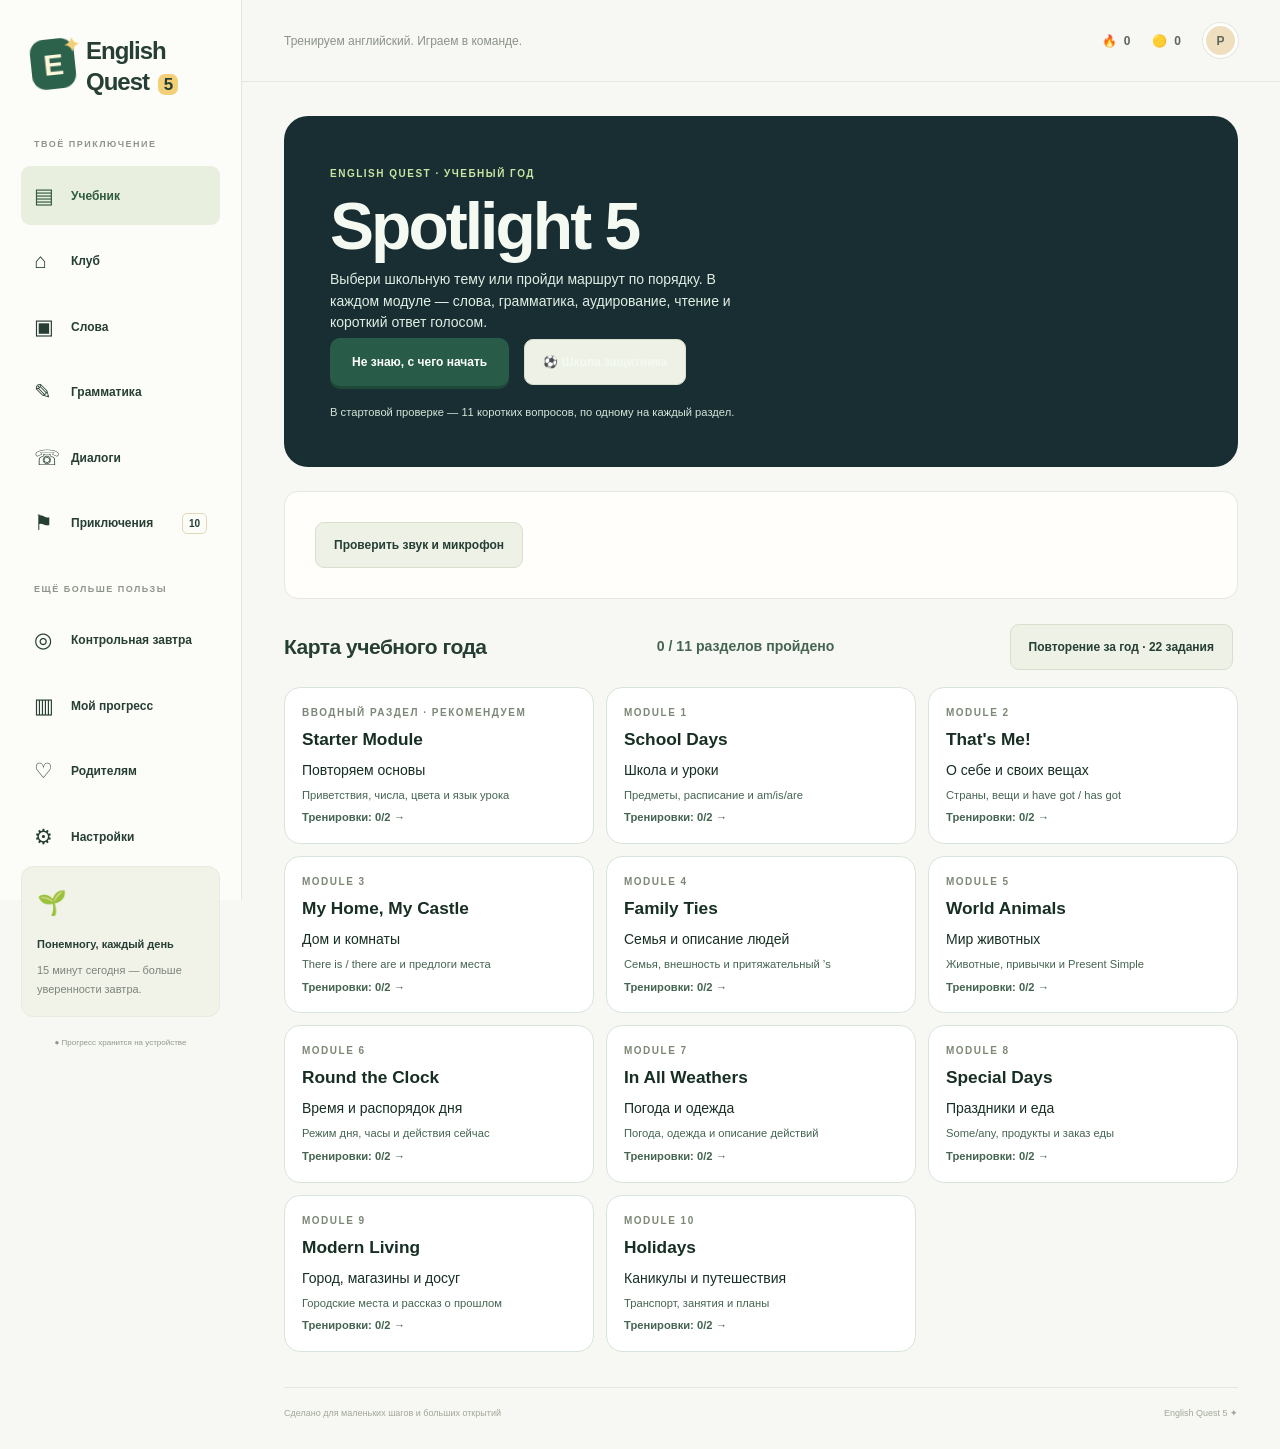
<file: index.html>
<!DOCTYPE html><!--__eXOk_Hrj7ha3q2iLOpT--><html lang="ru"><head><meta charSet="utf-8"/><meta name="viewport" content="width=device-width, initial-scale=1"/><link rel="stylesheet" href="/_next/static/css/550106369e509a4a.css" data-precedence="next"/><link rel="preload" as="script" fetchPriority="low" href="/_next/static/chunks/webpack-42e93347bc58ee0d.js"/><script src="/_next/static/chunks/4bd1b696-c023c6e3521b1417.js" async=""></script><script src="/_next/static/chunks/255-2005b055456c798b.js" async=""></script><script src="/_next/static/chunks/main-app-c71484d90beaeb9a.js" async=""></script><script src="/_next/static/chunks/app/page-929103aef51bf34a.js" async=""></script><meta name="theme-color" content="#255c4a"/><title>English Quest — Spotlight 5 и школа защитника</title><meta name="description" content="Тренировки по всем модулям Spotlight 5 и отдельная футбольная школа защитника."/><link rel="manifest" href="/manifest.webmanifest"/><meta name="mobile-web-app-capable" content="yes"/><meta name="apple-mobile-web-app-title" content="English Quest 5"/><meta name="apple-mobile-web-app-status-bar-style" content="default"/><link rel="icon" href="/icon.svg"/><link rel="apple-touch-icon" href="/icon-192.png"/><script src="/_next/static/chunks/polyfills-42372ed130431b0a.js" noModule=""></script></head><body><div hidden=""><!--$--><!--/$--></div><div class="app-shell"><aside class="sidebar"><a class="brand" href="/"><span class="brand-icon">E<span>✦</span></span><span>English<span class="brand-bottom">Quest <b>5</b></span></span></a><div class="sidebar-label">ТВОЁ ПРИКЛЮЧЕНИЕ</div><nav><button class="active"><span>▤</span>Учебник</button><button class=""><span>⌂</span>Клуб</button><button class=""><span>▣</span>Слова</button><button class=""><span>✎</span>Грамматика</button><button class=""><span>☏</span>Диалоги</button><button class=""><span>⚑</span>Приключения<i>10</i></button></nav><div class="sidebar-label extra-label">ЕЩЁ БОЛЬШЕ ПОЛЬЗЫ</div><nav><button class=""><span>◎</span>Контрольная завтра</button><button class=""><span>▥</span>Мой прогресс</button><button class=""><span>♡</span>Родителям</button><button class=""><span>⚙</span>Настройки</button></nav><div class="sidebar-tip"><span>🌱</span><b>Понемногу, каждый день</b><p>15 минут сегодня — больше уверенности завтра.</p></div><div class="local-label">● Прогресс хранится на устройстве</div></aside><main><header class="topbar"><span>Тренируем английский. Играем в команде.</span><div class="counters"><span title="Дней подряд">🔥 <b>0</b></span><span title="Монеты">🟡 <b>0</b></span><span class="avatar" aria-label="Рома">Р</span></div></header><div class="content"><div class="panel">Загружаем твой рюкзак…</div><footer>Сделано для маленьких шагов и больших открытий<!-- --> <span>English Quest 5 ✦</span></footer></div></main><nav class="mobile-nav"><button class="active" aria-current="page"><span>▤</span>Учебник</button><button class=""><span>⌂</span>Клуб</button><button class=""><span>▣</span>Слова</button><button class=""><span>✎</span>Грамматика</button><button class=""><span>⚙</span>Ещё</button></nav></div><!--$--><!--/$--><script src="/_next/static/chunks/webpack-42e93347bc58ee0d.js" id="_R_" async=""></script><script>(self.__next_f=self.__next_f||[]).push([0])</script><script>self.__next_f.push([1,"1:\"$Sreact.fragment\"\n2:I[9766,[],\"\"]\n3:I[8924,[],\"\"]\n4:I[1959,[],\"ClientPageRoot\"]\n5:I[3751,[\"974\",\"static/chunks/app/page-929103aef51bf34a.js\"],\"default\"]\n8:I[4431,[],\"OutletBoundary\"]\na:I[5278,[],\"AsyncMetadataOutlet\"]\nc:I[4431,[],\"ViewportBoundary\"]\ne:I[4431,[],\"MetadataBoundary\"]\nf:\"$Sreact.suspense\"\n11:I[7150,[],\"\"]\n:HL[\"/_next/static/css/550106369e509a4a.css\",\"style\"]\n"])</script><script>self.__next_f.push([1,"0:{\"P\":null,\"b\":\"__eXOk-Hrj7ha3q2iLOpT\",\"p\":\"\",\"c\":[\"\",\"\"],\"i\":false,\"f\":[[[\"\",{\"children\":[\"__PAGE__\",{}]},\"$undefined\",\"$undefined\",true],[\"\",[\"$\",\"$1\",\"c\",{\"children\":[[[\"$\",\"link\",\"0\",{\"rel\":\"stylesheet\",\"href\":\"/_next/static/css/550106369e509a4a.css\",\"precedence\":\"next\",\"crossOrigin\":\"$undefined\",\"nonce\":\"$undefined\"}]],[\"$\",\"html\",null,{\"lang\":\"ru\",\"children\":[\"$\",\"body\",null,{\"children\":[\"$\",\"$L2\",null,{\"parallelRouterKey\":\"children\",\"error\":\"$undefined\",\"errorStyles\":\"$undefined\",\"errorScripts\":\"$undefined\",\"template\":[\"$\",\"$L3\",null,{}],\"templateStyles\":\"$undefined\",\"templateScripts\":\"$undefined\",\"notFound\":[[[\"$\",\"title\",null,{\"children\":\"404: This page could not be found.\"}],[\"$\",\"div\",null,{\"style\":{\"fontFamily\":\"system-ui,\\\"Segoe UI\\\",Roboto,Helvetica,Arial,sans-serif,\\\"Apple Color Emoji\\\",\\\"Segoe UI Emoji\\\"\",\"height\":\"100vh\",\"textAlign\":\"center\",\"display\":\"flex\",\"flexDirection\":\"column\",\"alignItems\":\"center\",\"justifyContent\":\"center\"},\"children\":[\"$\",\"div\",null,{\"children\":[[\"$\",\"style\",null,{\"dangerouslySetInnerHTML\":{\"__html\":\"body{color:#000;background:#fff;margin:0}.next-error-h1{border-right:1px solid rgba(0,0,0,.3)}@media (prefers-color-scheme:dark){body{color:#fff;background:#000}.next-error-h1{border-right:1px solid rgba(255,255,255,.3)}}\"}}],[\"$\",\"h1\",null,{\"className\":\"next-error-h1\",\"style\":{\"display\":\"inline-block\",\"margin\":\"0 20px 0 0\",\"padding\":\"0 23px 0 0\",\"fontSize\":24,\"fontWeight\":500,\"verticalAlign\":\"top\",\"lineHeight\":\"49px\"},\"children\":404}],[\"$\",\"div\",null,{\"style\":{\"display\":\"inline-block\"},\"children\":[\"$\",\"h2\",null,{\"style\":{\"fontSize\":14,\"fontWeight\":400,\"lineHeight\":\"49px\",\"margin\":0},\"children\":\"This page could not be found.\"}]}]]}]}]],[]],\"forbidden\":\"$undefined\",\"unauthorized\":\"$undefined\"}]}]}]]}],{\"children\":[\"__PAGE__\",[\"$\",\"$1\",\"c\",{\"children\":[[\"$\",\"$L4\",null,{\"Component\":\"$5\",\"searchParams\":{},\"params\":{},\"promises\":[\"$@6\",\"$@7\"]}],null,[\"$\",\"$L8\",null,{\"children\":[\"$L9\",[\"$\",\"$La\",null,{\"promise\":\"$@b\"}]]}]]}],{},null,false]},null,false],[\"$\",\"$1\",\"h\",{\"children\":[null,[[\"$\",\"$Lc\",null,{\"children\":\"$Ld\"}],null],[\"$\",\"$Le\",null,{\"children\":[\"$\",\"div\",null,{\"hidden\":true,\"children\":[\"$\",\"$f\",null,{\"fallback\":null,\"children\":\"$L10\"}]}]}]]}],false]],\"m\":\"$undefined\",\"G\":[\"$11\",[]],\"s\":false,\"S\":true}\n"])</script><script>self.__next_f.push([1,"6:{}\n7:\"$0:f:0:1:2:children:1:props:children:0:props:params\"\n"])</script><script>self.__next_f.push([1,"d:[[\"$\",\"meta\",\"0\",{\"charSet\":\"utf-8\"}],[\"$\",\"meta\",\"1\",{\"name\":\"viewport\",\"content\":\"width=device-width, initial-scale=1\"}],[\"$\",\"meta\",\"2\",{\"name\":\"theme-color\",\"content\":\"#255c4a\"}]]\n9:null\n"])</script><script>self.__next_f.push([1,"12:I[622,[],\"IconMark\"]\n"])</script><script>self.__next_f.push([1,"b:{\"metadata\":[[\"$\",\"title\",\"0\",{\"children\":\"English Quest — Spotlight 5 и школа защитника\"}],[\"$\",\"meta\",\"1\",{\"name\":\"description\",\"content\":\"Тренировки по всем модулям Spotlight 5 и отдельная футбольная школа защитника.\"}],[\"$\",\"link\",\"2\",{\"rel\":\"manifest\",\"href\":\"/manifest.webmanifest\",\"crossOrigin\":\"$undefined\"}],[\"$\",\"meta\",\"3\",{\"name\":\"mobile-web-app-capable\",\"content\":\"yes\"}],[\"$\",\"meta\",\"4\",{\"name\":\"apple-mobile-web-app-title\",\"content\":\"English Quest 5\"}],[\"$\",\"meta\",\"5\",{\"name\":\"apple-mobile-web-app-status-bar-style\",\"content\":\"default\"}],[\"$\",\"link\",\"6\",{\"rel\":\"icon\",\"href\":\"/icon.svg\"}],[\"$\",\"link\",\"7\",{\"rel\":\"apple-touch-icon\",\"href\":\"/icon-192.png\"}],[\"$\",\"$L12\",\"8\",{}]],\"error\":null,\"digest\":\"$undefined\"}\n"])</script><script>self.__next_f.push([1,"10:\"$b:metadata\"\n"])</script></body></html>
</file>
<file: _next/static/css/550106369e509a4a.css>
/*! tailwindcss v4.3.3 | MIT License | https://tailwindcss.com */@layer properties{@supports (((-webkit-hyphens:none)) and (not (margin-trim:inline))) or ((-moz-orient:inline) and (not (color:rgb(from red r g b)))){*,::backdrop,:after,:before{--tw-rotate-x:initial;--tw-rotate-y:initial;--tw-rotate-z:initial;--tw-skew-x:initial;--tw-skew-y:initial}}}@layer theme{:host,:root{--font-sans:-apple-system,BlinkMacSystemFont,"Segoe UI",Roboto,"Helvetica Neue","Noto Sans",Arial,sans-serif,"Apple Color Emoji","Segoe UI Emoji","Segoe UI Symbol","Noto Color Emoji";--font-mono:ui-monospace,SFMono-Regular,Menlo,Monaco,Consolas,"Liberation Mono","Courier New",monospace;--default-font-family:var(--font-sans);--default-mono-font-family:var(--font-mono)}}@layer base{*,::backdrop,:after,:before{box-sizing:border-box;border:0 solid;margin:0;padding:0}::file-selector-button{box-sizing:border-box;border:0 solid;margin:0;padding:0}:host,html{-webkit-text-size-adjust:100%;tab-size:4;line-height:1.5;font-family:var(--default-font-family,-apple-system,BlinkMacSystemFont,"Segoe UI",Roboto,"Helvetica Neue","Noto Sans",Arial,sans-serif,"Apple Color Emoji","Segoe UI Emoji","Segoe UI Symbol","Noto Color Emoji");font-feature-settings:var(--default-font-feature-settings,normal);font-variation-settings:var(--default-font-variation-settings,normal);-webkit-tap-highlight-color:transparent}hr{height:0;color:inherit;border-top-width:1px}abbr:where([title]){-webkit-text-decoration:underline dotted;text-decoration:underline dotted}h1,h2,h3,h4,h5,h6{font-size:inherit;font-weight:inherit}a{color:inherit;-webkit-text-decoration:inherit;text-decoration:inherit}b,strong{font-weight:bolder}code,kbd,pre,samp{font-family:var(--default-mono-font-family,ui-monospace,SFMono-Regular,Menlo,Monaco,Consolas,"Liberation Mono","Courier New",monospace);font-feature-settings:var(--default-mono-font-feature-settings,normal);font-variation-settings:var(--default-mono-font-variation-settings,normal);font-size:1em}small{font-size:80%}sub,sup{vertical-align:baseline;font-size:75%;line-height:0;position:relative}sub{bottom:-.25em}sup{top:-.5em}table{text-indent:0;border-color:inherit;border-collapse:collapse}:-moz-focusring:where(:not(iframe)){outline:auto}progress{vertical-align:baseline}summary{display:list-item}menu,ol,ul{list-style:none}audio,canvas,embed,iframe,img,object,svg,video{vertical-align:middle;display:block}img,video{max-width:100%;height:auto}button,input,optgroup,select,textarea{font:inherit;font-feature-settings:inherit;font-variation-settings:inherit;letter-spacing:inherit;color:inherit;opacity:1;background-color:#0000;border-radius:0}::file-selector-button{font:inherit;font-feature-settings:inherit;font-variation-settings:inherit;letter-spacing:inherit;color:inherit;opacity:1;background-color:#0000;border-radius:0}:where(select:is([multiple],[size])) optgroup{font-weight:bolder}:where(select:is([multiple],[size])) optgroup option{padding-inline-start:20px}::file-selector-button{margin-inline-end:4px}::placeholder{opacity:1}@supports (not ((-webkit-appearance:-apple-pay-button))) or (contain-intrinsic-size:1px){::placeholder{color:currentColor}@supports (color:color-mix(in lab,red,red)){::placeholder{color:color-mix(in oklab,currentcolor 50%,transparent)}}}textarea{resize:vertical}::-webkit-search-decoration{-webkit-appearance:none}::-webkit-date-and-time-value{min-height:1lh;text-align:inherit}::-webkit-datetime-edit{display:inline-flex}::-webkit-datetime-edit-fields-wrapper{padding:0}::-webkit-datetime-edit,::-webkit-datetime-edit-year-field{padding-block:0}::-webkit-datetime-edit-day-field,::-webkit-datetime-edit-month-field{padding-block:0}::-webkit-datetime-edit-hour-field,::-webkit-datetime-edit-minute-field{padding-block:0}::-webkit-datetime-edit-millisecond-field,::-webkit-datetime-edit-second-field{padding-block:0}::-webkit-datetime-edit-meridiem-field{padding-block:0}::-webkit-calendar-picker-indicator{line-height:1}:-moz-ui-invalid{box-shadow:none}button,input:where([type=button],[type=reset],[type=submit]){appearance:button}::file-selector-button{appearance:button}::-webkit-inner-spin-button,::-webkit-outer-spin-button{height:auto}[hidden]:where(:not([hidden=until-found])){display:none!important}}@layer components;@layer utilities{.visible{visibility:visible}.static{position:static}.block{display:block}.hidden{display:none}.transform{transform:var(--tw-rotate-x,) var(--tw-rotate-y,) var(--tw-rotate-z,) var(--tw-skew-x,) var(--tw-skew-y,)}}:root{--ink:#263e34;--muted:#7b847b;--green:#285c48;--paper:#f7f8f3;--line:#e5e8df}*{box-sizing:border-box}body{background:var(--paper);color:var(--ink);margin:0;font-family:Arial,Segoe UI,sans-serif;font-size:14px}a,button,input,select{-webkit-tap-highlight-color:transparent}button{cursor:pointer;font:inherit;color:inherit;transition:background .16s,transform .16s}button:active{transform:translateY(1px)}a:focus-visible,button:focus-visible,input:focus-visible,select:focus-visible{outline-offset:4px;outline:3px solid #e2ad46}button:disabled{opacity:.5;cursor:default}h1,h2,h3,p{margin-top:0}h1{letter-spacing:-1px;margin:10px 0 12px;font-size:30px;font-weight:750;line-height:1.2}h2{letter-spacing:-.5px;font-size:21px}h2,h3{font-weight:700}h3{font-size:16px}p{line-height:1.65}button{border:0}a{color:inherit;text-decoration:none}.app-shell{min-height:100vh;display:flex}.sidebar{border-right:1px solid var(--line);background:#fcfcf9;flex-direction:column;flex:none;width:242px;padding:33px 21px;display:flex;position:fixed;inset:0 auto 0 0}.brand{letter-spacing:-1px;align-items:center;gap:11px;margin:0 10px 43px;font-size:24px;font-weight:800;display:flex}.brand-bottom{line-height:1.1;display:block}.brand-bottom b{background:#f3d078;border-radius:7px;margin-left:3px;padding:1px 6px;font-size:17px}.brand-icon{color:#fff7dc;background:#2c624b;border-radius:14px;place-items:center;width:44px;height:50px;font-size:30px;display:grid;position:relative;transform:rotate(-6deg)}.brand-icon span{color:#f3d078;font-size:20px;position:absolute;top:-7px;right:-6px}.sidebar-label{letter-spacing:1.5px;color:#8e968c;margin:0 13px 14px;font-size:9px;font-weight:700}.sidebar nav{flex-direction:column;gap:6px;display:flex}.sidebar nav button{text-align:left;background:0 0;border-radius:9px;align-items:center;gap:13px;padding:14px 13px;font-size:12px;font-weight:600;display:flex}.sidebar nav button>span{width:24px;font-size:21px;font-weight:400}.sidebar nav button.active{color:#315b3d;background:#e8efdf}.sidebar nav button:hover{background:#edf1e8}.sidebar nav i{border:1px solid #e2d9b4;border-radius:5px;margin-left:auto;padding:2px 6px;font-size:10px;font-style:normal}.extra-label{margin-top:30px}.sidebar-tip{background:#f1f3e9;border:1px solid #e8eadf;border-radius:12px;margin-top:auto;padding:18px 15px}.sidebar-tip>span{margin-bottom:12px;font-size:24px;display:block}.sidebar-tip b{font-size:11px}.sidebar-tip p{color:var(--muted);margin:7px 0 0;font-size:11px}.local-label{color:#90998a;text-align:center;margin-top:20px;font-size:8px}main{width:calc(100% - 242px);margin-left:242px}.topbar{border-bottom:1px solid var(--line);color:#8b9389;justify-content:space-between;height:82px;padding:0 42px;font-size:12px}.counters,.topbar{align-items:center;display:flex}.counters{color:#5c665a;gap:22px}.counters>span{align-items:center;gap:7px;display:flex}.avatar{background:#efdfbf;border:3px solid #fff;border-radius:50%;justify-content:center;width:35px;height:35px;font-weight:700;box-shadow:0 0 0 1px #e5e6dc}.content{max-width:1400px;margin:auto;padding:34px 42px 10px}.page-heading{justify-content:space-between;align-items:center;margin-bottom:27px;display:flex}.page-heading p{color:var(--muted);margin:0;font-size:13px}.eyebrow{letter-spacing:1.5px;color:#7c8875;font-size:10px;font-weight:700}.date-chip{white-space:nowrap;background:#eeeade;border:1px solid #e1ddca;border-radius:20px;padding:9px 13px;font-size:11px;font-weight:700}.dashboard{grid-template-columns:minmax(0,1fr) 260px;gap:25px;display:grid}.hero{background:#e9efdf;border:1px solid #dce4cf;border-radius:18px;min-height:305px;display:flex;overflow:hidden}.hero,.hero-copy{position:relative}.hero-copy{z-index:2;width:66%;padding:30px 0 28px 30px}.hero-badge{letter-spacing:1.2px;color:#647a51;margin-bottom:18px;font-size:9px;font-weight:700}.hero h2{letter-spacing:-1px;margin-bottom:15px;font-size:29px;line-height:1.25}.hero h2 em{color:#6f8c4d;font-style:normal}.hero p{color:#76816a;margin-bottom:21px;font-size:12px;line-height:1.7}.hero p.hero-tagline{color:var(--ink);margin-bottom:15px;font-size:17px;line-height:1.5}.primary{background:var(--green);color:#fff;border-radius:10px;justify-content:center;align-items:center;gap:25px;min-height:46px;padding:15px 22px;font-size:12px;font-weight:600;display:inline-flex;box-shadow:0 3px #1e4837}.primary:hover{background:#34755a}.hero-foot{color:#849078;margin-top:16px;font-size:9px}.hero-foot span{margin:0 8px}.hero-art{width:39%;height:100%;position:absolute;bottom:0;right:0}.mascot{z-index:1;filter:drop-shadow(0 9px 3px #44634712);width:200px;animation:arrive .6s ease-out;position:absolute;bottom:4px;right:4px}.hero-art:before{content:"";background:#dce7c9;width:250px;height:250px;bottom:-55px;right:-40px}.hero-art:before,.hill{border-radius:50%;position:absolute}.hill{background:#d0ddbb;width:300px;height:90px;bottom:-60px;right:-50px}.speech-bubble{z-index:2;background:#fffdf3;border-radius:12px;padding:12px;font-size:13px;font-weight:600;position:absolute;top:25px;right:25px;transform:rotate(5deg);box-shadow:0 3px #d4dec2}.speech-bubble:after{content:"";border-color:#fffdf3 #0000 #0000;border-style:solid;border-width:9px 10px 0 0;position:absolute;bottom:-8px;left:20px}.star{color:#a7b68b;font-size:22px;position:absolute}.s1{top:66px;left:5px}.s2{top:128px;right:14px}.section-heading{justify-content:space-between;align-items:center;margin:30px 0 16px;display:flex}.section-heading h2{margin:0;font-size:17px}.section-heading>span{color:var(--muted);font-size:10px}.route-grid{grid-template-columns:repeat(2,1fr);gap:14px;display:grid}.route-card{text-align:left;border:1px solid #e5dfd4;border-radius:13px;min-height:180px;padding:18px 20px}.peach{background:#fcf0e4}.lavender{background:#efecf9;border-color:#e0ddef}.blue{background:#eaf2f8;border-color:#dce7ed}.yellow{background:#faf4db;border-color:#eae3c7}.row{justify-content:space-between;align-items:center;gap:15px;display:flex}.card-symbol{background:#ffffff80;border-radius:10px;place-items:center;width:38px;height:38px;font-size:24px;display:grid}.step-number{color:#aaa899;font-size:11px}.route-card h3{margin:17px 0 7px;font-size:13px}.route-card p{color:#8d8a7e;margin:0 0 17px;font-size:10px}.route-bottom{color:#838779;font-size:10px}.route-bottom b{color:#506344;font-size:18px}.right-column{flex-direction:column;gap:17px;display:flex}.panel{border:1px solid var(--line);background:#fffefa;border-radius:14px;margin-bottom:20px;padding:25px}.right-column .panel{margin:0}.day-progress{padding:22px 18px}.day-progress h3{margin:0;font-size:13px}.day-progress>.row>span{color:#d1a75a;font-size:20px}.progress-ring{background:conic-gradient(#7c9c64 var(--progress),#edf0e4 0);border-radius:50%;place-items:center;width:142px;height:142px;margin:22px auto 17px;display:grid;transform:rotate(-10deg)}.progress-ring>div{background:#fffefa;border-radius:50%;flex-direction:column;justify-content:center;align-items:center;width:122px;height:122px;display:flex;transform:rotate(10deg)}.progress-ring b{font-size:35px}.progress-ring small{color:#9da38f;font-size:17px;font-weight:400}.progress-ring div>span{color:var(--muted);margin-top:5px;font-size:10px}.day-progress>p{text-align:center;color:var(--muted);font-size:10px}.week{border-top:1px solid var(--line);justify-content:space-between;padding-top:15px;display:flex}.week>span{color:#9b9f94;text-align:center;font-size:9px}.week b{border:1px solid #e2e6d9;border-radius:50%;place-items:center;width:23px;height:23px;margin-top:7px;font-size:15px;display:grid}.week .current b{color:#6f8a50;background:#edf2df;border-color:#78915a}.week .done b{color:#fff;background:#3b7655}.mentor{gap:12px;display:flex;padding:18px!important}.mentor-avatar{background:#f9eddb;border-radius:50%;flex:none;place-items:center;width:38px;height:38px;font-size:24px;display:grid}.mentor b{font-size:11px}.mentor p{color:var(--muted);margin:7px 0 0;font-size:10px}.test-promo{background:#f1efdf;border:1px solid #e6e2ce;border-radius:13px;padding:22px}.test-promo>span{color:#9a8856;font-size:25px}.test-promo h3{margin:14px 0 10px;font-size:13px}.test-promo p{color:#8a8976;font-size:11px}.text-button{color:#50724d;background:0 0;min-height:32px;padding:6px 0;font-size:11px;font-weight:600}.diagnostic-button{background:0 0;justify-content:space-between;padding:13px 5px;font-size:11px;display:flex}.map-preview{background:#f0f2e8;border:1px solid #e2e6d6;border-radius:14px;align-items:center;gap:15px;padding:22px;display:flex}.map-preview h3{margin:10px 0 8px;font-size:14px}.map-preview p{color:var(--muted);margin:0;font-size:10px}.map-nodes{align-items:center;margin-left:auto;display:flex}.node{color:#9ba58e;background:#e1e4d5;border:3px solid #fafbf6;border-radius:50%;flex:none;place-items:center;width:43px;height:43px;font-size:20px;display:grid}.node.current{color:#5a663c;background:#eacb77;box-shadow:0 0 0 4px #e8dfbb}.node.complete{color:#fff;background:#91aa75}.map-nodes i{border-top:2px dashed #c9d2bb;width:17px}footer{border-top:1px solid var(--line);color:#a1a799;justify-content:space-between;margin-top:35px;padding:19px 0;font-size:9px;display:flex}.mobile-nav{display:none}.banner{color:#624d24;background:#fff0ce;justify-content:space-between;gap:15px;padding:15px 25px;font-size:13px;display:flex}.banner button{background:0 0;font-size:20px}.secondary{background:#edf1e6;border:1px solid #d8e0cd;border-radius:9px;justify-content:center;align-items:center;gap:10px;min-height:44px;margin:5px;padding:13px 18px;font-size:12px;font-weight:600;display:inline-flex}.muted{color:var(--muted);font-size:12px}.lesson{max-width:730px;margin:25px auto}.lesson h1{margin:35px 0 20px;font-size:32px}.progress{background:#edf0e6;border-radius:20px;height:7px;margin:20px 0;overflow:hidden}.progress i{background:#73985a;height:100%;transition:width .3s;display:block}.answers{gap:12px;margin:25px 0;display:grid}.answers button{text-align:left;background:#fff;border:2px solid #e4e8dd;border-radius:11px;align-items:center;gap:15px;min-height:55px;padding:15px;display:flex}.answers button span{background:#f1f4e9;border-radius:6px;place-items:center;width:26px;height:26px;font-size:11px;display:grid}.answers button.chosen{background:#f0f5e6;border-color:#5d8656}.feedback{border-radius:12px;margin:20px 0;padding:18px;font-size:13px}.feedback p{margin:8px 0 0}.feedback.retry{background:#fff1d3}.feedback.correct{background:#e8f2df}.feedback.wrong{background:#fbe5de}.feedback small{margin-top:12px;display:block}.word-feedback{flex-wrap:wrap;align-items:center;gap:8px 12px;margin-top:8px;display:flex}.word-feedback>p{overflow-wrap:anywhere;margin:0}.word-feedback>button{min-height:44px}.answer-review>p{margin:10px 0}.glossary-word{color:#194e3b;font:inherit;text-underline-offset:4px;text-align:start;overflow-wrap:anywhere;background:0 0;border:0;border-radius:4px;max-width:100%;padding:3px 2px;-webkit-text-decoration:underline dotted;text-decoration:underline dotted}.glossary-word:is(:hover,[aria-pressed=true]){background:#dcefdc;text-decoration-style:solid}.glossary-meaning{color:#263e34;overflow-wrap:anywhere;background:#fff;border-left:3px solid #4a7961;border-radius:5px;flex-wrap:wrap;align-items:center;gap:6px 10px;width:fit-content;max-width:100%;margin:6px 0;padding:8px 10px;font-size:14px;font-weight:400;line-height:1.5;display:flex}.glossary-pronunciation{text-align:start;max-width:100%;min-height:44px}.result-answer-review{text-align:left;margin:18px 0}.result-answer-review>summary{cursor:pointer;font-weight:700}.result-answer-review>.review-error{overflow-wrap:anywhere}.dialog-next{margin-top:12px}.lesson-actions{border-top:1px solid var(--line);padding-top:20px}.result{text-align:center;max-width:750px;margin:20px auto;animation:arrive .5s}.big-emoji{margin-bottom:20px;font-size:65px}.result-numbers{background:#f0f4e8;border-radius:15px;justify-content:space-around;margin:30px 0;padding:25px;display:flex}.result-numbers>div{flex-direction:column;gap:10px;font-size:11px;display:flex}.result-numbers b{font-size:28px}.review-error{text-align:left;background:#f9eee4;border-radius:10px;margin:10px 0;padding:15px}.review-error p{margin:8px 0 0;font-size:12px}.dialogue-grid,.word-grid{grid-template-columns:repeat(3,1fr);gap:15px;display:grid}.word-grid .panel{margin:0}.word b{font-size:19px}.word p{margin:10px 0}.word small{color:var(--muted);font-size:10px}.audio{background:#eef2e5;border-radius:8px;min-width:42px;min-height:42px;padding:8px}.panel label{font-size:12px;font-weight:600;display:block}input:not([type=checkbox]),select{width:100%;font:inherit;color:var(--ink);background:#fff;border:1px solid #dce1d2;border-radius:9px;min-height:46px;margin:10px 0 20px;padding:13px;display:block}.topic-tabs{flex-wrap:wrap;gap:8px;margin-bottom:20px;display:flex}.topic-tabs button{border:1px solid var(--line);background:#fffefa;border-radius:20px;padding:11px 15px;font-size:12px}.topic-tabs .selected{color:#fff;background:#2e624a;border-color:#2e624a}.rule-panel>p{max-width:750px}.rule-panel h2{margin:20px 0}.examples{flex-wrap:wrap;gap:12px;margin:25px 0;display:flex}.examples button{text-align:left;background:#f2f4ea;border-radius:8px;padding:15px}.examples button span{margin-left:15px}.dialogue-card{text-align:left;min-height:210px;margin:0}.dialogue-card h3{margin:18px 0 7px}.dialogue-card p{color:var(--muted);font-size:12px}.dialogue-card b{color:#4e7953;font-size:11px}.dialog-icon{margin-bottom:15px;font-size:27px;display:block}.chat{max-width:750px}.chat-bubble{background:#eef2e6;border-radius:15px 15px 15px 0;max-width:85%;margin:18px 0;padding:15px 18px;position:relative}.chat-bubble.self{background:#e4eef4;border-radius:15px 15px 0;margin-left:auto}.chat-bubble small{color:var(--muted);font-size:10px}.chat-bubble p{margin:7px 0 0}.chat-options{flex-wrap:wrap;gap:10px;margin-top:30px;display:flex}.mission{align-items:center;gap:25px;margin-bottom:14px;display:flex}.mission-number{background:#f3e8c7;border:4px solid #f9f3df;border-radius:50%;flex:none;place-items:center;width:65px;height:65px;font-size:23px;font-weight:700;display:grid}.mission-number.done{background:#d4e5c0;border-color:#e9f0e1}.mission>div{flex:1}.mission small{color:var(--muted);font-size:9px}.mission h3{margin:8px 0}.mission p{color:var(--muted);margin:0;font-size:12px}.stat-grid{grid-template-columns:repeat(4,1fr);gap:15px;display:grid}.stat{flex-direction:column;gap:12px;display:flex}.stat b{font-size:30px}.stat span{color:var(--muted);font-size:11px}.badges{flex-wrap:wrap;gap:15px;display:flex}.badges>span{background:#fbf1d3;border-radius:10px;padding:15px;animation:arrive .4s}.history-row{border-bottom:1px solid var(--line);justify-content:space-between;gap:10px;padding:17px 0;font-size:12px;display:flex}.history-row small{color:var(--muted);margin-top:7px;font-size:10px;display:block}.settings{max-width:750px}.settings label.row{display:flex}.settings input[type=checkbox]{width:23px;height:23px;accent-color:var(--green)}.settings .danger,.settings .secondary{margin:20px 0;display:block}.danger{color:#973e29;background:#fae6df;border-radius:10px;padding:15px}.mini-test{background:#f3f5eb;border-radius:15px;margin-top:25px;padding:20px}.mini-test h3{margin-top:20px}@keyframes arrive{0%{opacity:0;transform:translateY(15px)}to{opacity:1;transform:translateY(0)}}@media (min-width:1500px){.hero{min-height:330px}.hero h2{font-size:36px}.hero-copy{padding:36px}.mascot{width:230px;right:20px}}@media (max-width:1150px){.sidebar{width:210px;padding:25px 14px}main{width:calc(100% - 210px);margin-left:210px}.content{padding:30px 25px}.topbar{padding:0 25px}.dashboard{grid-template-columns:minmax(0,1fr) 225px;gap:18px}.hero h2{font-size:24px}.hero-copy{padding-left:22px}.mascot{width:166px;right:-5px}.speech-bubble{font-size:11px;right:15px}.hero-art{width:35%}.hero-copy{width:73%}.route-card{padding:16px}.hero-foot{font-size:8px}.dialogue-grid,.word-grid{grid-template-columns:repeat(2,1fr)}}@media (max-width:950px){.dashboard{grid-template-columns:1fr}.right-column{grid-template-columns:1fr 1fr;display:grid}.day-progress{grid-row:span 2}.diagnostic-button{grid-column:1/-1}.hero-art{width:40%}.mascot{width:210px;right:10px}.hero-copy{width:65%}.hero h2{font-size:29px}.map-preview{min-height:160px}.sidebar-tip{padding:12px}.topbar>span{font-size:10px}.stat-grid{grid-template-columns:repeat(2,1fr)}}@media (max-width:700px){.sidebar{display:none}main{width:100%;margin:0}.topbar{height:65px;padding:0 20px}.topbar>span{max-width:180px;font-size:10px;line-height:1.5}.counters{gap:12px;font-size:11px}.avatar{width:31px;height:31px}.content{padding:25px 18px 90px}.page-heading{align-items:flex-start;margin-bottom:23px}.page-heading h1{letter-spacing:-.7px;max-width:310px;font-size:27px}.page-heading p{font-size:12px}.date-chip,.eyebrow{font-size:9px}.date-chip{margin-top:3px;padding:7px}.hero{border-radius:15px;min-height:340px}.hero-copy{width:85%;padding:25px 20px}.hero h2{font-size:27px}.hero p{max-width:235px;font-size:11px}.hero-art{width:36%;height:230px}.mascot{width:145px;bottom:5px;right:-8px}.speech-bubble{padding:9px;font-size:9px;top:15px;right:13px}.hero-art:before{width:200px;height:200px;right:-85px}.hero .primary{z-index:3;gap:18px;padding:14px 18px;position:relative}.hero-foot{max-width:175px;line-height:1.7}.hero-badge,.hero-foot{font-size:8px}.s1{top:55px;left:0}.s2{display:none}.section-heading{margin-top:25px}.section-heading h2{font-size:16px}.section-heading>span{font-size:9px}.route-grid{gap:10px}.route-card{min-height:180px;padding:15px 13px}.route-card h3{font-size:12px;line-height:1.4}.route-card p{min-height:32px;margin-bottom:10px;font-size:10px}.route-bottom{font-size:9px}.right-column{grid-template-columns:1fr 1fr;gap:10px}.day-progress{padding:16px 10px!important}.progress-ring{width:120px;height:120px}.progress-ring>div{width:102px;height:102px}.progress-ring b{font-size:28px}.day-progress>p{font-size:9px}.week b{width:18px;height:18px}.mentor{display:block;padding:13px!important}.mentor-avatar{margin-bottom:10px}.mentor b,.mentor p{font-size:10px}.test-promo{padding:15px}.test-promo h3{font-size:12px}.test-promo p{font-size:10px}.map-preview{flex-wrap:wrap;padding:18px}.map-nodes{margin:8px 0 0}.map-preview h3{font-size:13px}.mobile-nav{-webkit-backdrop-filter:blur(15px);backdrop-filter:blur(15px);z-index:10;padding:8px 4px max(8px,env(safe-area-inset-bottom));background:#fffef9f5;border-top:1px solid #dfe5d6;justify-content:space-around;display:flex;position:fixed;bottom:0;left:0;right:0}.mobile-nav button{color:#8b9584;background:0 0;border-radius:8px;flex-direction:column;align-items:center;gap:4px;min-width:45px;min-height:46px;padding:4px 5px;font-size:8px;display:flex}.mobile-nav button span{font-size:23px;line-height:24px}.mobile-nav .active{color:#2b6347;background:#edf3e4}.panel{padding:20px}.dialogue-grid,.word-grid{gap:10px}.word{padding:14px}.word b{font-size:15px}.word .audio,.word p{font-size:12px}.word .audio{min-width:35px;padding:5px}.word small{font-size:9px}.dialogue-card{min-height:210px;padding:16px}.lesson{margin-top:0}.lesson h1{font-size:27px}.lesson-actions{gap:10px}.lesson-actions .text-button{font-size:10px}.answers button{font-size:14px}.mission{flex-wrap:wrap;gap:12px;padding:15px}.mission-number{width:48px;height:48px;font-size:17px}.mission>div{min-width:180px}.mission .secondary{margin-left:auto}.mission h3{font-size:14px}.result h1{font-size:26px}.result-numbers{gap:10px;padding:20px 10px}.result-numbers b{font-size:25px}.history-row{flex-wrap:wrap}.stat{padding:20px}.stat b{font-size:28px}.settings{padding:18px}footer{gap:20px;font-size:8px;line-height:1.5}footer>span{white-space:nowrap}.banner{font-size:11px}.chat-bubble{max-width:95%}}@media (prefers-reduced-motion:reduce){*{transition:none!important;animation:none!important}}@media (max-width:700px){.hero{padding-bottom:110px}.hero-art,.hero-copy{width:100%}.hero-art{height:130px}.hero-art .mascot{width:115px;right:8px}.hero-art .speech-bubble{top:36px;right:130px}.hero-art .s1{top:5px;left:auto;right:25px}.hero-art:before{width:210px;height:150px;bottom:-40px;right:-40px}.hero p,.hero-foot{max-width:100%}.settings-links{border-bottom:1px solid var(--line);margin-bottom:20px;padding-bottom:10px}}@property --tw-rotate-x{syntax:"*";inherits:false}@property --tw-rotate-y{syntax:"*";inherits:false}@property --tw-rotate-z{syntax:"*";inherits:false}@property --tw-skew-x{syntax:"*";inherits:false}@property --tw-skew-y{syntax:"*";inherits:false}.fq{--fq-ink:#142a28;--fq-navy:#102e30;--fq-lime:#d8f56c;--fq-soft:#edf1e8;color:var(--fq-ink);max-width:1120px;margin:0 auto}.fq button,.fq-weekly button{min-height:44px}.fq-heading{display:flex;align-items:center;justify-content:space-between;gap:20px;margin:6px 0 24px}.fq-kicker{display:block;font-size:11px;font-weight:800;letter-spacing:1.8px;line-height:1.6;color:#536a60}.fq-heading h1{font-size:clamp(32px,4vw,52px);line-height:1.04;letter-spacing:-2px;margin:12px 0}.fq-heading p{font-size:15px;margin-bottom:0;color:#58685f}.fq-lime{color:#7ba014}.fq-heading .fq-club{display:inline-block;margin:12px 0 0;padding:7px 11px;border:1px solid #d8e2ca;border-radius:8px;background:#eef4e4;color:#31513b;font-size:13px}.fq-shirt{display:grid;place-items:center;flex:0 0 90px;width:90px;height:100px;background:var(--fq-lime);clip-path:polygon(25% 0,40% 7%,60% 7%,75% 0,100% 20%,85% 45%,75% 36%,75% 100%,25% 100%,25% 36%,15% 45%,0 20%);font-size:38px;font-weight:900;transform:rotate(8deg);padding-top:12px}.fq-matchday{background:var(--fq-navy);color:white;border-radius:24px;overflow:hidden;display:grid;grid-template-columns:1fr 1fr;box-shadow:0 10px 35px #173a3314}.fq-matchday-copy{padding:32px;z-index:1}.fq-live{display:flex;align-items:center;gap:9px;color:var(--fq-lime);font-size:11px;letter-spacing:1.4px;font-weight:700}.fq-live i{width:7px;height:7px;border-radius:50%;background:var(--fq-lime)}.fq-matchday h2{color:white;font-size:32px;margin:20px 0 12px;letter-spacing:-1px}.fq-matchday p{color:#c7dbd0;font-size:16px;max-width:360px}.fq-match-meta{display:flex;gap:8px 18px;flex-wrap:wrap;font-size:12px;color:#bdcec4;margin:0 0 24px}.fq-button{display:inline-flex;align-items:center;justify-content:center;gap:20px;border-radius:12px;background:var(--fq-lime,#d8f56c);color:#142a28;font-size:16px;font-weight:800;padding:16px 23px;border:1px solid transparent;min-height:52px;line-height:1.25}.fq-button:hover:not(:disabled){background:#e4ff8a}.fq-button:disabled{opacity:.48}.fq-button span{font-size:22px}.fq-secondary{background:#fff;color:#213e31;border:1px solid #bbc9bd}.fq-secondary:hover:not(:disabled){background:#f2f7e8}.fq-link{padding:10px 0;background:transparent;text-decoration:underline;text-underline-offset:4px;font-size:14px;color:#335b43}.fq-pitch{position:relative;min-height:300px;overflow:hidden;isolation:isolate;background:radial-gradient(ellipse at 100% 30%,#8abf3d50,transparent 70%),repeating-linear-gradient(0deg,#236747,#236747 45px,#286e4c 0,#286e4c 90px)}.fq-pitch:before{content:"";position:absolute;inset:0;background:linear-gradient(90deg,#102e30,transparent 35%),linear-gradient(0deg,#102e3050,transparent 60%);z-index:1;pointer-events:none}.fq-pitch-lines{position:absolute;inset:21% 8% 10%;border:2px solid #e8ffd15c;transform:perspective(500px) rotateX(20deg) rotate(-12deg);border-radius:3px}.fq-pitch-lines:before{content:"";height:100%;width:2px;background:#e8ffd15c;position:absolute;left:50%}.fq-centre{position:absolute;width:27%;aspect-ratio:1;border:2px solid #e8ffd15c;border-radius:50%;left:36.5%;top:50%;transform:translateY(-50%)}.fq-box{position:absolute;width:17%;height:56%;top:22%;border:2px solid #e8ffd15c}.fq-box.left{left:-2px}.fq-box.right{right:-2px}.fq-player{position:absolute;z-index:2;display:grid;place-items:center;width:33px;height:33px;border:2px solid #f3ffbe;border-radius:50%;background:#d8f56c;color:#18372e;box-shadow:0 8px 0 #102e3030,0 8px 20px #0a271d50;font-size:15px;font-weight:800}.fq-player.rival{background:#e2e9de;border-color:#fff;color:#4b6763}.fq-player.p1{left:22%;top:55%}.fq-player.p2{left:48%;top:35%}.fq-player.p3{left:65%;top:62%}.fq-player.p4{left:66%;top:32%}.fq-player.p5{left:81%;top:51%}.fq-ball{position:absolute;left:57%;top:61%;font-size:25px;filter:drop-shadow(2px 6px 2px #0a271d70);z-index:3}.fq-goal-net{position:absolute;right:3%;top:34%;width:40px;height:100px;border:3px solid #f0f2d6;background:repeating-linear-gradient(0deg,transparent 0 9px,#efffd640 9px 10px),repeating-linear-gradient(90deg,transparent 0 9px,#efffd640 9px 10px);transform:rotate(-12deg)}.fq-scoreboard{position:absolute;z-index:4;left:15%;right:10%;top:22px;display:flex;align-items:center;justify-content:space-between;gap:14px;border:1px solid #ffffff24;background:#0b2524d9;padding:10px 14px;border-radius:10px}.fq-scoreboard span{font-size:9px;letter-spacing:1.4px;font-weight:800}.fq-scoreboard b{font-size:23px;white-space:nowrap;color:#d8f56c}.fq-scoreboard i{font-style:normal;color:#94ada0}.fq-section-head{display:flex;justify-content:space-between;align-items:center;gap:16px;margin:32px 0 16px}.fq-section-head h2{font-size:25px;margin:5px 0 0;letter-spacing:-.7px}.fq-section-head p{margin:8px 0 0}.fq-duration{white-space:nowrap;border-radius:8px;background:#e8eddf;padding:7px 10px;font-size:12px;font-weight:700}.fq-roadmap{display:grid;grid-template-columns:repeat(5,1fr);border:1px solid #dce3d5;border-radius:16px;overflow:hidden;background:#fff}.fq-roadmap>button{color:inherit;text-align:left;background:#fff;border-radius:0;padding:20px 16px;border-right:1px solid #e7ecdf;display:flex;flex-direction:column;align-items:flex-start;gap:8px}.fq-roadmap>button:last-child{border:0}.fq-roadmap>button.started,.fq-roadmap>button:focus-visible,.fq-roadmap>button:hover{background:#f2f8df}.fq-roadmap>button:focus-visible{outline-offset:-4px}.fq-roadmap>button>span{display:grid;place-items:center;width:30px;height:30px;background:#edf1e8;border-radius:50%;font-size:11px;font-weight:800}.fq-roadmap b{font-size:15px}.fq-roadmap small{font-size:12px;color:#677266;line-height:1.5;flex:1}.fq-roadmap em{font-size:11px;color:#536746;font-style:normal}.fq-paused-stages{display:grid;justify-items:start;margin-top:8px}.fq-paused-stages>button{min-height:44px;text-align:left}.fq-season{display:grid;gap:10px}.fq-fixture{display:flex;align-items:center;gap:20px;text-align:left;background:white;padding:22px;border:1px solid #dfe5d8;border-radius:15px}.fq-fixture:hover:not(:disabled){border-color:#8aab61;background:#fbfdf6}.fq-fixture:disabled{opacity:.7}.fq-fixture-num{font-size:30px;font-weight:800;letter-spacing:-1px;color:#4d684e;min-width:56px}.fq-fixture-num small{display:block;font-size:8px;letter-spacing:1px;margin-top:3px}.fq-fixture h3{font-size:18px;margin:0 0 5px}.fq-fixture p{margin:0;font-size:13px;color:#677466}.fq-fixture>span:last-child{margin-left:auto;font-size:24px}.fq-fixture.done{border-left:4px solid #8aa63e}.fq-bottom-row{justify-content:space-between;gap:12px;margin-top:28px}.fq-bottom-row,.fq-bunny{display:flex;align-items:center}.fq-bunny{gap:8px}.fq-bunny .mascot{position:static;width:48px;height:58px;flex-shrink:0;animation:none}.fq-bunny p{margin:0;line-height:1.5}.fq-bunny b{font-size:12px;font-weight:700}.fq-bunny p span{display:block;font-size:11px;color:#64745f}.fq-details{border:1px solid #dfe5d8;border-radius:12px;margin:20px 0;background:#fff;padding:0 18px}.fq-details summary{cursor:pointer;padding:17px 0;font-size:15px;font-weight:700;min-height:48px}.fq-details[open]{padding-bottom:16px}.fq-parent-details>.fq-weekly{border:0;padding:0;background:transparent;margin:0}.fq-parent-details>.fq-weekly .fq-section-head{margin-top:0}.fq-fine{font-size:12px;color:#667568;line-height:1.65;margin:14px 0 0}.fq-home-note{max-width:650px}.fq-review{border-radius:16px;background:#edf2de;border:1px solid #d3dfb9;padding:22px;display:flex;align-items:center;justify-content:space-between;gap:20px;margin-top:24px}.fq-review h3{margin:6px 0}.fq-review p{font-size:14px;margin:0}.fq-game-strip{display:flex;justify-content:space-between;align-items:center;gap:12px;background:#143b33;border-radius:10px;color:#ccdfca;padding:13px 16px;margin-bottom:22px;font-size:11px}.fq-game-strip b{color:#fff;letter-spacing:1px;white-space:nowrap}.fq-game-strip b span{color:#d8f56c;padding-left:12px}.fq-game-strip>span{text-align:right;max-width:155px;line-height:1.5}.fq-saved-voice{display:flex;gap:10px;align-items:center;margin-top:10px}.fq-saved-voice audio{max-width:calc(100% - 70px);height:44px}.fq-recording-item{border-top:1px solid #dfe5d7;padding:16px 0}.fq-recording-item>b{font-size:15px;line-height:1.5}.fq-session{max-width:760px}.fq-session-top{display:flex;align-items:center;justify-content:space-between;gap:10px;font-size:13px;color:#586f5c}.fq-session-top .fq-link{font-weight:700}.fq-track{height:7px;background:#e1e7d8;border-radius:20px;overflow:hidden;margin:12px 0 24px}.fq-track i{display:block;height:100%;background:#7ca537;border-radius:inherit;transition:width .4s}.fq-stage-mini{display:flex;gap:12px;align-items:center;margin-bottom:20px}.fq-stage-mini>span:first-child{display:grid;place-items:center;font-size:14px;font-weight:800;width:42px;height:42px;border-radius:50%;background:#e5edce}.fq-stage-mini b{display:block;font-size:16px}.fq-stage-mini small{color:#5a705b;font-size:12px}.fq-mini-ball{font-size:25px;margin-left:auto}.fq-question{border:1px solid #dfe6d7;background:white;padding:32px;border-radius:22px}.fq-question h1{font-size:28px;letter-spacing:-.8px;margin:13px 0 24px;line-height:1.3}.fq-audio-controls{display:flex;align-items:stretch;gap:10px;margin:20px 0}.fq-listen{border-radius:14px;background:#153d34;color:#fff;padding:20px;display:flex;align-items:center;gap:14px;font-size:16px;font-weight:700;flex:1}.fq-listen>span{color:#d8f56c;font-size:24px;line-height:1}.fq-speed{background:#edf1e7;border-radius:12px;padding:12px;color:#365837;font-size:12px;max-width:110px}.fq-speed.active{background:#d8f56c}.fq-transcript{background:none;font-size:13px;color:#536d4f;text-decoration:underline;text-underline-offset:4px;padding:7px 0;min-height:44px}.fq-phrase{background:#f2f5ea;border-radius:12px;padding:18px;margin:12px 0 20px}.fq-phrase b{font-size:22px;line-height:1.5}.fq-phrase p{margin:6px 0 0;font-size:15px}.fq-phrase small{display:block;margin-top:8px;font-size:12px;color:#68735c}.fq-choices{display:grid;gap:10px;margin:14px 0}.fq-choices button{display:flex;align-items:center;gap:14px;text-align:left;background:#fff;border:2px solid #e1e7da;border-radius:12px;padding:14px;font-size:17px;min-height:62px}.fq-choices button>span{display:grid;place-items:center;border-radius:8px;border:1px solid #dfe5d7;width:30px;height:30px;font-size:12px;flex-shrink:0;font-weight:700}.fq-choices .chosen{border-color:#5a7e2e;background:#f1f7e4}.fq-choices button.right{border-color:#6e963e;background:#eaf3d9;opacity:1}.fq-choices b{margin-left:auto;color:#396527}.fq-choices button:disabled{opacity:.65}.fq-check{margin-top:20px;width:100%}.fq-verdict{padding:22px;border-radius:14px;margin-top:20px;background:#edf6db}.fq-verdict.retry{background:#faf0df}.fq-verdict>b{font-size:18px;line-height:1.5}.fq-verdict p{margin:8px 0 18px;font-size:15px}.fq-verdict .fq-button{width:100%}.fq-answer-phrase{display:flex;flex-wrap:wrap;align-items:center;gap:10px 14px;margin:12px 0}.fq-answer-phrase>div:first-child{flex:1 1 180px;min-width:0;overflow-wrap:anywhere}.fq-verdict .fq-answer-phrase p{margin:4px 0 0}.fq-answer-phrase>.fq-audio-controls{flex-wrap:wrap;margin:0}.fq-answer-phrase .fq-listen{min-height:44px}.fq-answer-phrase .fq-notice{flex-basis:100%}.fq-autosave{font-size:12px;color:#61765a;text-align:center;margin-top:20px}.fq-model b{display:block;font-size:20px;line-height:1.5;margin-bottom:10px}.fq-model p{margin-bottom:0;font-size:15px}.fq-recorder{margin:20px 0;border-radius:14px;border:1px solid #dce5d4;padding:20px;background:#fafcf6}.fq-recorder-top{display:flex;align-items:center;gap:10px;font-weight:700;font-size:15px;margin-bottom:18px}.fq-record-light{width:9px;height:9px;border-radius:50%;background:#819673}.fq-record-light.on{background:#cc433f;animation:fq-pulse 1.4s infinite}.fq-stop{background:#f6dedb;color:#963e36}.fq-recorder audio{width:100%;max-width:100%;height:50px;margin-bottom:16px}.fq-recorder-actions{display:flex;gap:15px;align-items:center;flex-wrap:wrap}.fq-skip{display:block;width:100%;margin-top:12px}.fq-notice{color:#775125;background:#fff4e3;padding:12px;border-radius:10px;font-size:14px}.fq-weekly{--fq-ink:#142a28;border:1px solid #dce4d4;background:#fff;border-radius:18px;padding:26px;margin:0 0 24px;color:#243d2d}.fq-weekly .fq-section-head{margin-top:0}.fq-weekly p{font-size:14px}.fq-week-icon{display:grid;place-items:center;width:48px;height:48px;border-radius:50%;background:#e6edda;font-size:24px}.fq-week-stats{display:grid;grid-template-columns:repeat(4,1fr);gap:10px;margin:24px 0}.fq-week-stats>div{border-radius:12px;padding:16px 12px;background:#f3f6ee}.fq-week-stats b{display:block;font-size:28px}.fq-week-stats b small{font-size:14px;font-weight:400}.fq-week-stats div>span{font-size:11px;display:block;line-height:1.5;margin-top:8px;color:#5c7055}.fq-week-days{display:grid;grid-template-columns:repeat(7,1fr);gap:6px;margin:24px 0}.fq-week-days>div{display:flex;flex-direction:column;text-align:center;gap:9px;align-items:center;color:#6d7b65;font-size:12px}.fq-week-days b{border:1px solid #e2e8da;border-radius:50%;width:30px;height:30px;display:grid;place-items:center}.fq-week-days .done b{background:#d8edac;color:#294b29;border-color:#d8edac}.fq-week-days small{font-size:10px}.fq-coach-note{background:#eff4e6;border-radius:12px;padding:18px}.fq-coach-note b{font-size:14px}.fq-coach-note p{margin:8px 0 0}.fq-report-row{display:flex;justify-content:space-between;flex-wrap:wrap;gap:8px;border-top:1px solid #e3e9da;padding:14px 0;font-size:13px}.fq-review-phrase{font-size:14px;border-top:1px solid #e3e9da;padding-top:10px}.fq-weekly .fq-fine{font-size:12px}.fq-empty{padding:16px 0;color:#617359}.fq-results{max-width:800px}.fq-results>h1{font-size:34px;margin-bottom:26px}.fq-results>.fq-pitch{border-radius:20px;min-height:260px}.fq-result-stats{display:grid;grid-template-columns:1fr 1fr;gap:15px;margin:24px 0}.fq-result-stats>div{padding:22px;border:1px solid #dfe5d7;background:#fff;border-radius:14px}.fq-result-stats b{display:block;font-size:32px}.fq-result-stats span{display:block;font-size:13px;margin-top:8px;color:#62775c}.fq-results>.fq-weekly{margin-top:28px}.celebrate .fq-ball{animation:fq-goal 1.2s ease-out both}@keyframes fq-goal{0%{left:48%;top:65%;transform:rotate(0)}to{left:88%;top:43%;transform:rotate(250deg) scale(.7)}}@keyframes fq-pulse{50%{opacity:.4}}@media (max-width:1100px){.fq-matchday{grid-template-columns:1.1fr 1fr}.fq-matchday-copy{padding:26px}.fq-roadmap{grid-template-columns:repeat(3,1fr)}.fq-roadmap>button{border-bottom:1px solid #e7ecdf}.fq-roadmap>button:nth-child(3){border-right:0}.fq-roadmap>button:nth-child(n+4){border-bottom:0}.fq-matchday h2{font-size:28px}}@media (max-width:700px){.content{padding:22px 18px 28px}.topbar{min-height:50px;padding-inline:18px}.topbar>span{max-width:53%;line-height:1.5;font-size:11px}.fq-heading{margin:0 0 20px;gap:12px}.fq-heading h1{font-size:34px;letter-spacing:-1.5px;margin:10px 0}.fq-heading p{font-size:13px;line-height:1.5}.fq-kicker{font-size:10px;letter-spacing:1.2px}.fq-shirt{width:60px;height:72px;flex-basis:60px;font-size:27px}.fq-matchday{grid-template-columns:1fr;border-radius:19px}.fq-matchday-copy{padding:24px}.fq-matchday h2{margin-top:15px;font-size:28px}.fq-matchday p{font-size:15px;margin-bottom:14px}.fq-match-meta{font-size:11px;margin-bottom:20px;gap:7px 14px}.fq-matchday .fq-button{width:100%;justify-content:space-between}.fq-live{font-size:10px}.fq-matchday .fq-pitch{min-height:175px}.fq-matchday .fq-pitch:before{background:linear-gradient(180deg,#102e30,transparent 35%)}.fq-scoreboard{top:10px;left:10%;right:10%;padding:6px 10px}.fq-scoreboard b{font-size:18px}.fq-scoreboard span{font-size:8px}.fq-player{width:27px;height:27px;font-size:12px}.fq-pitch-lines{inset:25% 9% 9%}.fq-goal-net{height:55px;width:25px;top:44%}.fq-ball{font-size:20px}.fq-section-head{margin-top:26px}.fq-section-head h2{font-size:22px}.fq-duration{font-size:10px}.fq-roadmap{display:flex;flex-direction:column;border-radius:14px}.fq-roadmap>button{display:grid;grid-template-columns:32px 1fr auto;gap:0 12px;padding:14px 16px;align-items:center;border-right:0;border-bottom:1px solid #e7ecdf!important}.fq-roadmap>button:last-child{border-bottom:0!important}.fq-roadmap>button>span{grid-row:1/3}.fq-roadmap b{font-size:14px}.fq-roadmap small{grid-column:2;font-size:12px;margin-top:4px}.fq-roadmap em{grid-column:3;grid-row:1/3}.fq-fixture{padding:17px 16px;gap:14px}.fq-fixture-num{min-width:36px;font-size:26px}.fq-fixture h3{font-size:16px}.fq-fixture p{font-size:11px}.fq-bottom-row{align-items:flex-start;flex-direction:column}.fq-bunny b{font-size:12px}.fq-bunny p span{font-size:11px}.fq-review{align-items:flex-start;flex-direction:column;padding:20px}.fq-review .fq-button{width:100%}.fq-session-top{font-size:11px;flex-wrap:wrap}.fq-session-top>span:last-child{max-width:44%;text-align:right}.fq-question{padding:22px 17px;border-radius:18px}.fq-question h1{font-size:24px}.fq-listen{padding:16px 13px;font-size:15px;gap:10px}.fq-speed{font-size:11px;max-width:85px;padding:10px}.fq-choices button{font-size:16px;padding:13px 12px;min-height:60px}.fq-verdict{padding:18px}.fq-verdict>b{font-size:16px}.fq-verdict p{font-size:14px}.fq-phrase b{font-size:21px}.fq-recorder{padding:17px 14px}.fq-recorder-actions{gap:8px}.fq-recorder-actions .fq-button{width:100%}.fq-recorder-top{font-size:14px}.fq-fine{font-size:12px}.fq-weekly{padding:20px 17px}.fq-week-stats{grid-template-columns:repeat(2,1fr);gap:8px}.fq-week-stats b{font-size:26px}.fq-weekly .fq-section-head h2{font-size:22px}.fq-week-icon{display:none}.fq-weekly .fq-details{padding-inline:12px}.fq-weekly .fq-section-head{margin-bottom:10px}.fq-results>h1{font-size:30px}.fq-results>.fq-pitch{min-height:220px}.fq-result-stats>div{padding:18px 14px}.fq-result-stats b{font-size:27px}.fq-result-stats span{font-size:12px}.fq-heading h1{font-size:30px}.mobile-nav{display:grid;grid-template-columns:repeat(5,1fr);padding-bottom:env(safe-area-inset-bottom)}.mobile-nav button{font-size:11px;min-height:64px;min-width:0}.mobile-nav button span{font-size:22px}.app-shell main{padding-bottom:calc(78px + env(safe-area-inset-bottom))}}@media (prefers-reduced-motion:reduce){.fq *,.fq-weekly *{animation:none!important;transition:none!important}}@media print{.fq-parent-details>summary,.mobile-nav,.sidebar,.topbar,footer{display:none!important}main{margin:0!important;padding:0!important}.fq-weekly{break-inside:avoid}}.sp{max-width:960px;margin:0 auto}.sp-hero{background:#182e32;color:#f4faf1;padding:clamp(22px,5vw,46px);border-radius:24px;margin-bottom:24px}.sp-hero .eyebrow{color:#c8e5a1}.sp-hero h1{font-size:clamp(34px,7vw,66px);margin:10px 0;letter-spacing:-.045em;line-height:1}.sp-hero p{max-width:55ch;line-height:1.55;color:#e1eee4}.sp-hero small{display:block;color:#d4e5d9;margin-top:14px}.sp-sound{margin-bottom:20px}.sp-audio-check{margin-top:12px}.sp-audio-check>p{margin:0 0 10px}.sp-audio-check .sp-actions+p{margin-top:10px}.sp-actions,.sp-between{display:flex;align-items:center;gap:10px;flex-wrap:wrap}.sp-between{justify-content:space-between}.sp button.primary,.sp button.secondary,.sp button.text-button,.sp-actions>button{min-height:44px}.sp-map-head{margin:20px 0 12px}.sp-map-head h2{margin:0}.sp-map-head>b{font-size:.88rem;color:#456451}.sp-grid{display:grid;grid-template-columns:repeat(auto-fit,minmax(min(230px,100%),1fr));gap:12px}.sp-card{text-align:left;display:grid;align-content:start;gap:7px;padding:17px;min-height:130px;background:#fff;border:1px solid #d8e4db;border-radius:16px;color:#172e23;font:inherit;cursor:pointer}.sp-card:hover:not(:disabled){background:#eff8ee;border-color:#779c83}.sp-card:disabled{opacity:.55;cursor:not-allowed}.sp-card b{font-size:1.08rem}.sp-card small,.sp-muted{color:#456451;line-height:1.4}.sp-card small:last-child{font-weight:600}.sp-module,.sp-result,.sp-resume,.sp-week{margin:0 0 20px}.sp-module>button:last-child{margin-top:16px}.sp-passage{margin:12px 0;padding:14px 16px;border-radius:12px;background:#eef5ec;line-height:1.6;overflow-wrap:anywhere}.sp-passage summary{cursor:pointer}.sp-passage p{margin-bottom:0}.sp-passage .sp-actions{margin-top:8px}.sp-audio-link{display:inline-flex;align-items:center;min-height:44px;color:#245744;text-decoration:underline}.sp-toolbar{margin-bottom:12px}.sp-play{max-width:660px}.sp-step progress{width:100%;height:10px;margin:14px 0 8px;accent-color:#257047}.sp-step h2{margin-top:10px;line-height:1.35}.sp-choices{display:grid;gap:8px;margin:14px 0}.sp-choices button{min-height:48px;padding:10px 14px;text-align:left;border:1px solid #cbdcd0;border-radius:11px;background:#fff;color:#1c3626;font:inherit;cursor:pointer}.sp-choices button:disabled{cursor:default}.sp-choices button.sp-selected{border-color:#33724f;background:#e3f0e5}.sp-choices button.sp-correct{border-color:#2b7548;background:#daf0de;font-weight:700}.sp :is(button,summary):focus-visible{outline:3px solid #2b7548;outline-offset:3px}.sp-hero button:focus-visible{outline-color:#c8e5a1}.sp-feedback{padding:14px;border-radius:12px;background:#eef5ec;margin-top:14px}.sp-feedback>button{display:block;margin-top:10px}.sp-feedback>p{margin:6px 0}.sp-metrics{display:grid;grid-template-columns:repeat(auto-fit,minmax(108px,1fr));gap:8px;margin:16px 0}.sp-metrics>div{background:#edf5ed;border-radius:12px;padding:12px;display:grid;gap:6px}.sp-metrics b{font-size:1.4rem}.sp-metrics span{font-size:.85rem}.fq-school-link{display:block;margin-top:5px}.sp-drafts{display:grid;padding:0;margin:0;gap:8px;list-style:none}.sp-drafts li{border-top:1px solid #d8e4db;padding-top:8px}.sp-drafts span{display:block;margin-top:3px;color:#456451;font-size:.88rem}
</file>
